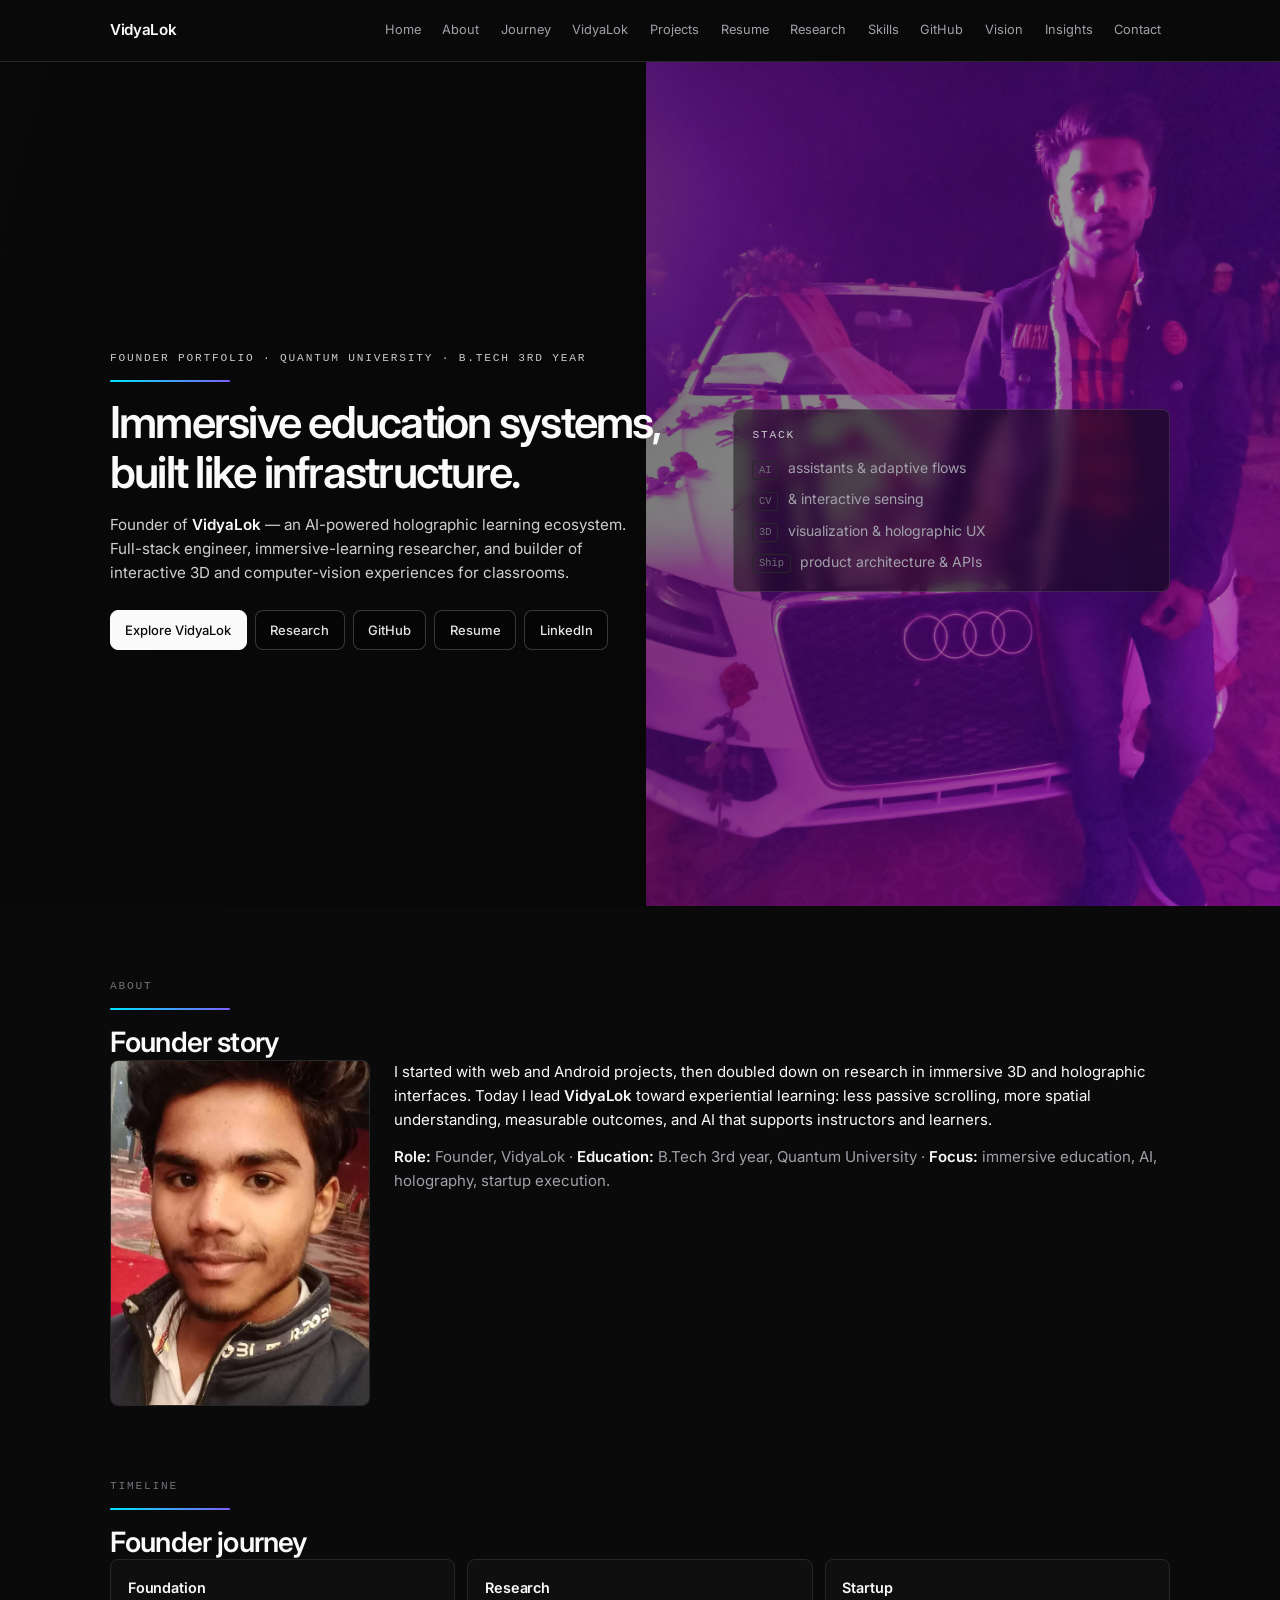
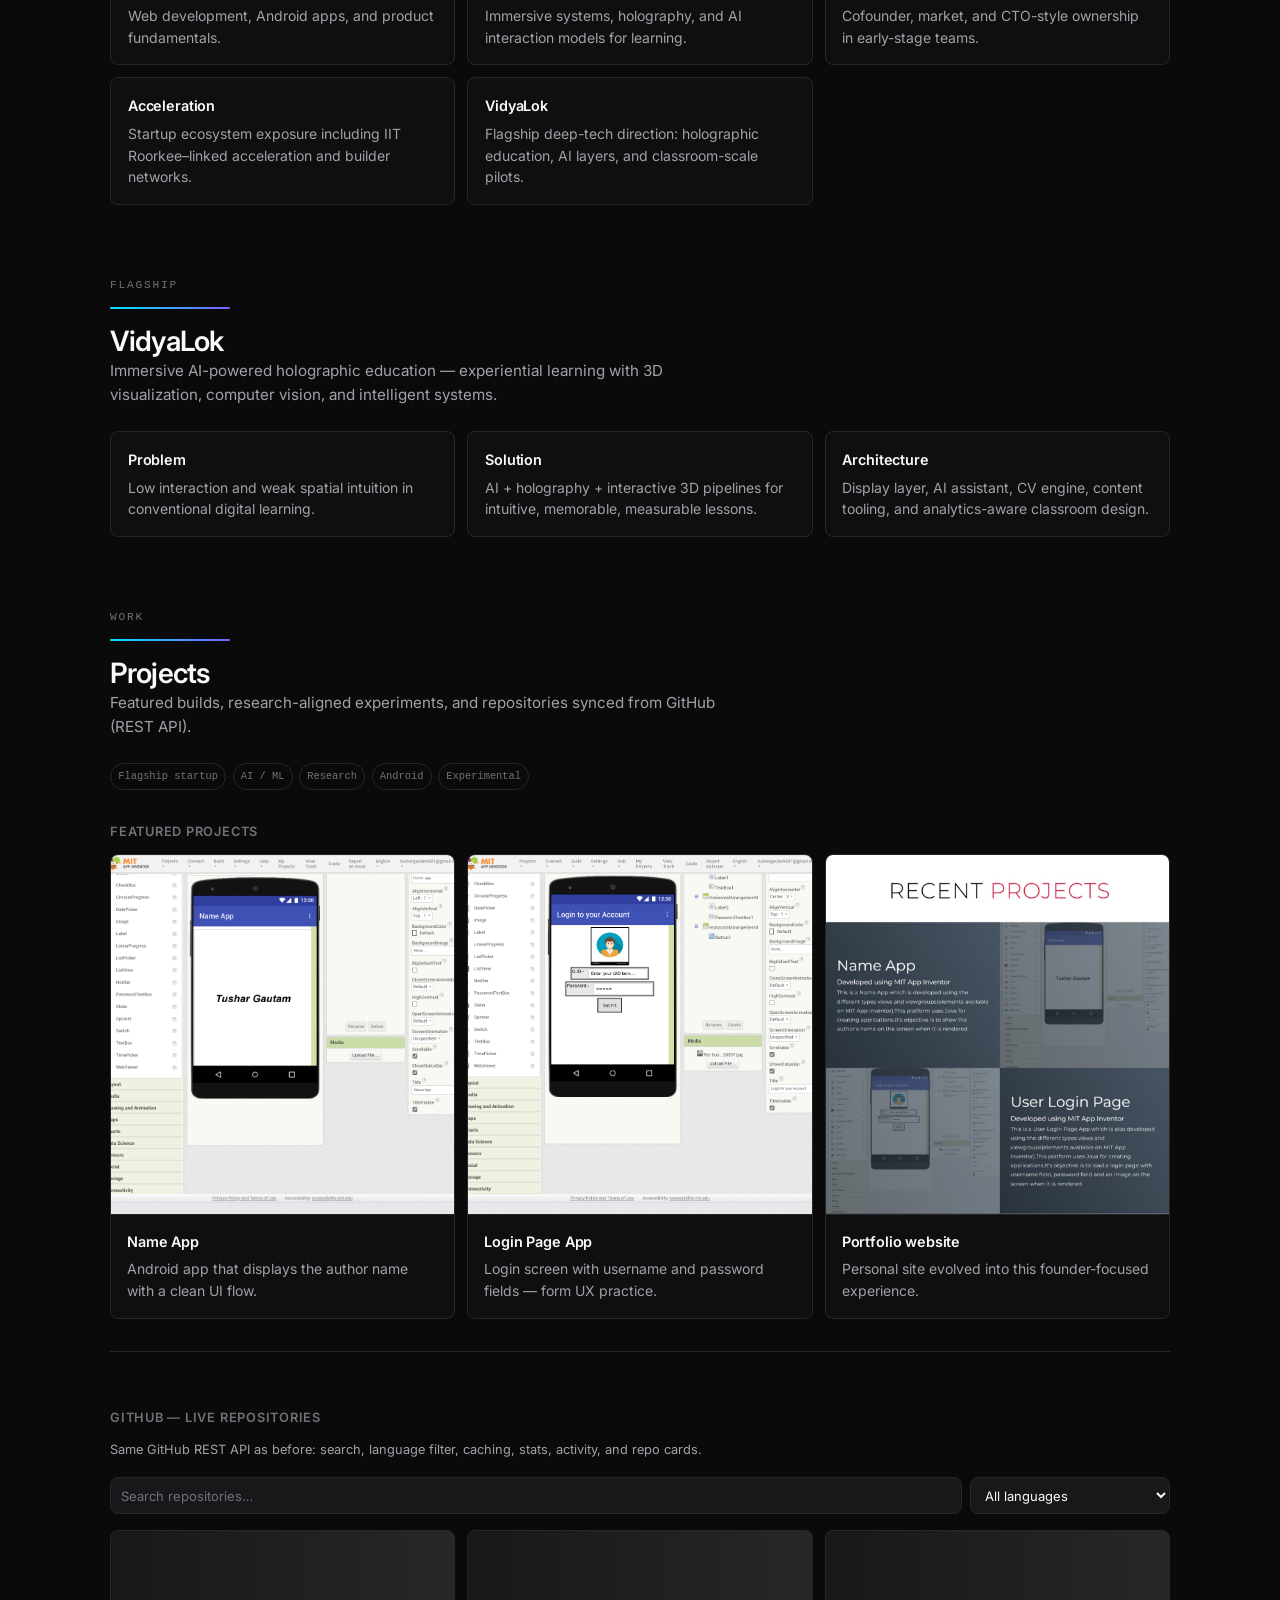
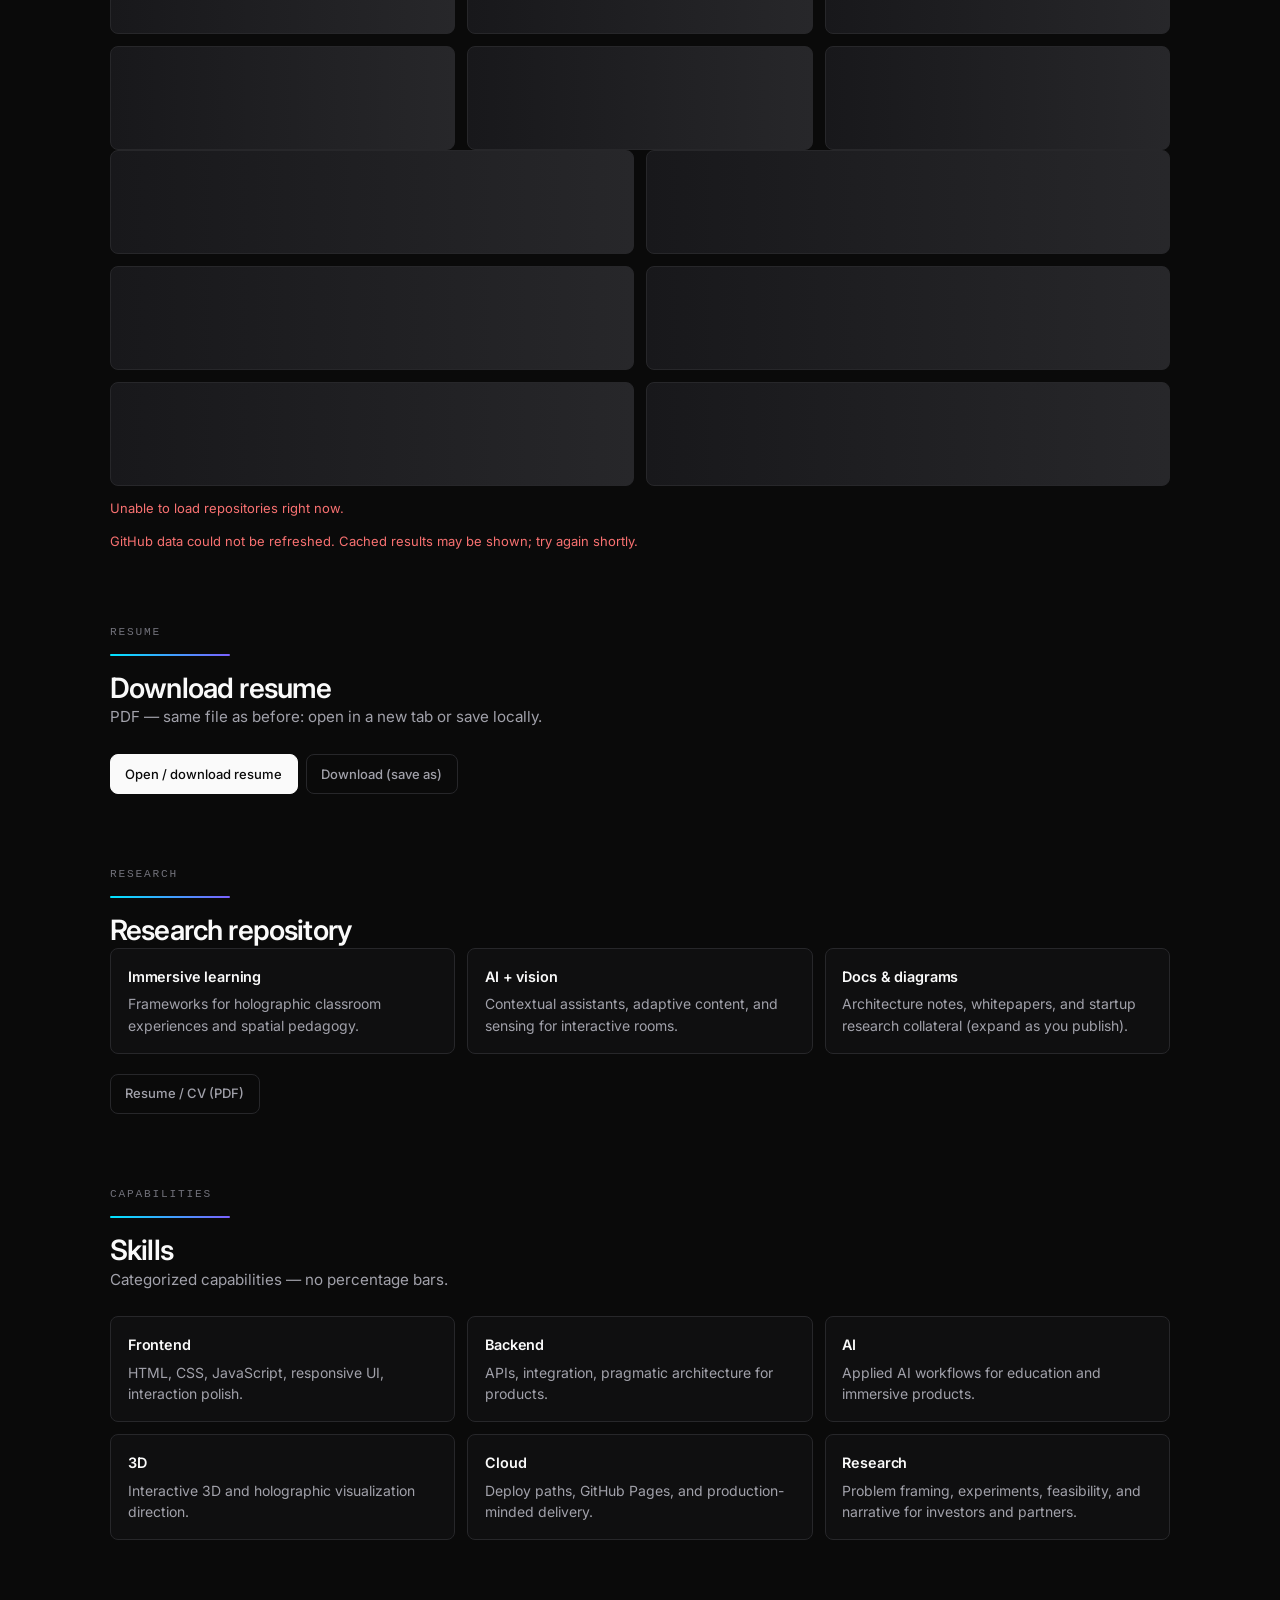
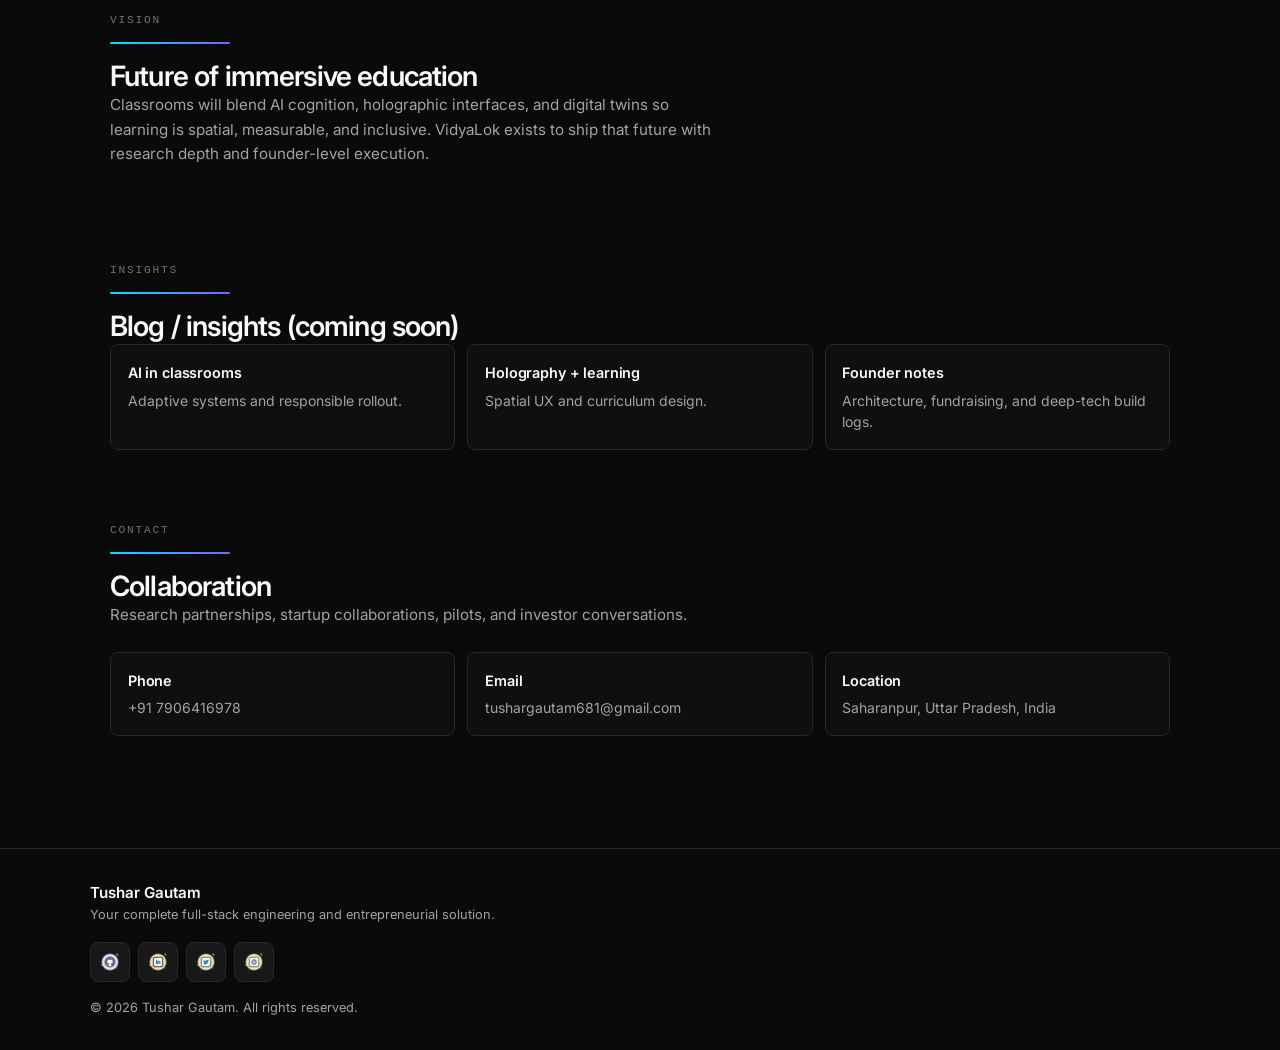
<file: index.html>
<!DOCTYPE html>
<html lang="en">
<head>
  <meta charset="UTF-8">
  <meta name="viewport" content="width=device-width, initial-scale=1.0">
  <title>Tushar Gautam | Founder — VidyaLok</title>
  <meta name="description" content="Tushar Gautam — Founder of VidyaLok. B.Tech (3rd year), Quantum University. Immersive AI, holography, and interactive education systems.">
  <meta name="keywords" content="Immersive Learning, AI Education, Holographic Systems, Deep-Tech Founder, VidyaLok, Future of Education, Interactive Learning, 3D Educational Systems">
  <meta property="og:title" content="Tushar Gautam | VidyaLok Founder">
  <meta property="og:description" content="Building immersive education through AI, holography and interactive systems.">
  <meta property="og:type" content="website">
  <meta property="og:url" content="https://tushargautam681.github.io/">
  <meta property="og:image" content="tushar 1.jpg">
  <meta name="twitter:card" content="summary_large_image">
  <meta name="twitter:title" content="Tushar Gautam | VidyaLok Founder">
  <meta name="twitter:description" content="Deep-tech founder portfolio — VidyaLok, research, GitHub.">
  <meta name="twitter:image" content="tushar 1.jpg">
  <link rel="stylesheet" href="style.css">
</head>
<body>
  <header id="header">
    <div class="header-shell">
      <a href="#hero" class="brand">VidyaLok</a>
      <button type="button" class="menu-toggle" aria-label="Toggle menu" aria-expanded="false">Menu</button>
      <nav class="nav-list" aria-label="Primary">
        <a href="#hero">Home</a>
        <a href="#about">About</a>
        <a href="#journey">Journey</a>
        <a href="#vidyalok">VidyaLok</a>
        <a href="#projects">Projects</a>
        <a href="#resume">Resume</a>
        <a href="#research">Research</a>
        <a href="#skills">Skills</a>
        <a href="#github-section">GitHub</a>
        <a href="#vision">Vision</a>
        <a href="#insights">Insights</a>
        <a href="#contact">Contact</a>
      </nav>
    </div>
  </header>

  <main>
    <section id="hero" class="section section--hero">
      <div class="hero-inner reveal">
        <p class="mono-label">Founder portfolio · Quantum University · B.Tech 3rd year</p>
        <div class="gradient-line" aria-hidden="true"></div>
        <h1 class="hero-title">Immersive education systems, built like infrastructure.</h1>
        <p class="hero-lead">
          Founder of <strong>VidyaLok</strong> — an AI-powered holographic learning ecosystem.
          Full-stack engineer, immersive-learning researcher, and builder of interactive 3D and computer-vision experiences for classrooms.
        </p>
        <div class="hero-actions">
          <a href="#vidyalok" class="btn btn-primary">Explore VidyaLok</a>
          <a href="#research" class="btn btn-ghost">Research</a>
          <a href="https://github.com/tushargautam681" target="_blank" rel="noopener noreferrer" class="btn btn-ghost">GitHub</a>
          <a href="Tushar Gautam Resume.pdf" target="_blank" rel="noopener noreferrer" class="btn btn-ghost">Resume</a>
          <a href="https://www.linkedin.com/in/tushargautam681/" target="_blank" rel="noopener noreferrer" class="btn btn-ghost">LinkedIn</a>
        </div>
      </div>
      <aside class="hero-aside reveal" aria-label="Focus areas">
        <div class="panel">
          <p class="mono-label">Stack</p>
          <ul class="panel-list">
            <li><span class="kbd">AI</span> assistants &amp; adaptive flows</li>
            <li><span class="kbd">CV</span> &amp; interactive sensing</li>
            <li><span class="kbd">3D</span> visualization &amp; holographic UX</li>
            <li><span class="kbd">Ship</span> product architecture &amp; APIs</li>
          </ul>
        </div>
      </aside>
    </section>

    <section id="about" class="section">
      <header class="section-head reveal">
        <p class="mono-label">About</p>
        <div class="gradient-line" aria-hidden="true"></div>
        <h2>Founder story</h2>
      </header>
      <div class="about-grid reveal">
        <div class="about-media">
          <img src="tushar 2.jpg" alt="Tushar Gautam" width="560" height="700" loading="lazy">
        </div>
        <div class="about-copy">
          <p>
            I started with web and Android projects, then doubled down on research in immersive 3D and holographic interfaces.
            Today I lead <strong>VidyaLok</strong> toward experiential learning: less passive scrolling, more spatial understanding,
            measurable outcomes, and AI that supports instructors and learners.
          </p>
          <p class="muted">
            <strong>Role:</strong> Founder, VidyaLok · <strong>Education:</strong> B.Tech 3rd year, Quantum University ·
            <strong>Focus:</strong> immersive education, AI, holography, startup execution.
          </p>
        </div>
      </div>
    </section>

    <section id="journey" class="section">
      <header class="section-head reveal">
        <p class="mono-label">Timeline</p>
        <div class="gradient-line" aria-hidden="true"></div>
        <h2>Founder journey</h2>
      </header>
      <div class="card-grid reveal">
        <article class="card"><h3>Foundation</h3><p>Web development, Android apps, and product fundamentals.</p></article>
        <article class="card"><h3>Research</h3><p>Immersive systems, holography, and AI interaction models for learning.</p></article>
        <article class="card"><h3>Startup</h3><p>Cofounder, market, and CTO-style ownership in early-stage teams.</p></article>
        <article class="card"><h3>Acceleration</h3><p>Startup ecosystem exposure including IIT Roorkee–linked acceleration and builder networks.</p></article>
        <article class="card"><h3>VidyaLok</h3><p>Flagship deep-tech direction: holographic education, AI layers, and classroom-scale pilots.</p></article>
      </div>
    </section>

    <section id="vidyalok" class="section">
      <header class="section-head reveal">
        <p class="mono-label">Flagship</p>
        <div class="gradient-line" aria-hidden="true"></div>
        <h2>VidyaLok</h2>
      </header>
      <p class="section-lead reveal">Immersive AI-powered holographic education — experiential learning with 3D visualization, computer vision, and intelligent systems.</p>
      <div class="card-grid reveal">
        <article class="card"><h3>Problem</h3><p>Low interaction and weak spatial intuition in conventional digital learning.</p></article>
        <article class="card"><h3>Solution</h3><p>AI + holography + interactive 3D pipelines for intuitive, memorable, measurable lessons.</p></article>
        <article class="card"><h3>Architecture</h3><p>Display layer, AI assistant, CV engine, content tooling, and analytics-aware classroom design.</p></article>
      </div>
    </section>

    <section id="projects" class="section">
      <header class="section-head reveal">
        <p class="mono-label">Work</p>
        <div class="gradient-line" aria-hidden="true"></div>
        <h2>Projects</h2>
      </header>
      <p class="section-lead reveal">Featured builds, research-aligned experiments, and repositories synced from GitHub (REST API).</p>
      <div class="tag-row reveal" aria-label="Project categories">
        <span class="tag">Flagship startup</span>
        <span class="tag">AI / ML</span>
        <span class="tag">Research</span>
        <span class="tag">Android</span>
        <span class="tag">Experimental</span>
      </div>

      <h3 class="subheading reveal">Featured projects</h3>
      <div class="legacy-projects reveal">
        <article class="card card--media">
          <img src="Name App.png" alt="Name App screenshot" loading="lazy" width="640" height="360">
          <div class="card-body"><h3>Name App</h3><p>Android app that displays the author name with a clean UI flow.</p></div>
        </article>
        <article class="card card--media">
          <img src="Login Page App.png" alt="Login Page App screenshot" loading="lazy" width="640" height="360">
          <div class="card-body"><h3>Login Page App</h3><p>Login screen with username and password fields — form UX practice.</p></div>
        </article>
        <article class="card card--media">
          <img src="portfolio website.png" alt="Portfolio website screenshot" loading="lazy" width="640" height="360">
          <div class="card-body"><h3>Portfolio website</h3><p>Personal site evolved into this founder-focused experience.</p></div>
        </article>
      </div>

      <div id="github-section" class="github-block reveal">
        <h3 class="subheading">GitHub — live repositories</h3>
        <p class="muted small">Same GitHub REST API as before: search, language filter, caching, stats, activity, and repo cards.</p>
        <div class="github-controls">
          <input id="repo-search" type="search" name="repo-search" autocomplete="off" placeholder="Search repositories…" aria-label="Search repositories">
          <select id="language-filter" aria-label="Filter by language">
            <option value="all">All languages</option>
          </select>
        </div>
        <div class="github-stats" id="github-stats"></div>
        <div class="github-activity" id="github-activity"></div>
        <div class="all-projects" id="repo-list"></div>
        <div id="github-error" class="error-message" role="status" aria-live="polite"></div>
      </div>
    </section>

    <section id="resume" class="section">
      <header class="section-head reveal">
        <p class="mono-label">Resume</p>
        <div class="gradient-line" aria-hidden="true"></div>
        <h2>Download resume</h2>
      </header>
      <p class="section-lead reveal">PDF — same file as before: open in a new tab or save locally.</p>
      <div class="resume-actions reveal">
        <a href="Tushar Gautam Resume.pdf" target="_blank" rel="noopener noreferrer" class="btn btn-primary">Open / download resume</a>
        <a href="Tushar Gautam Resume.pdf" download class="btn btn-ghost">Download (save as)</a>
      </div>
    </section>

    <section id="research" class="section">
      <header class="section-head reveal">
        <p class="mono-label">Research</p>
        <div class="gradient-line" aria-hidden="true"></div>
        <h2>Research repository</h2>
      </header>
      <div class="card-grid reveal">
        <article class="card"><h3>Immersive learning</h3><p>Frameworks for holographic classroom experiences and spatial pedagogy.</p></article>
        <article class="card"><h3>AI + vision</h3><p>Contextual assistants, adaptive content, and sensing for interactive rooms.</p></article>
        <article class="card"><h3>Docs &amp; diagrams</h3><p>Architecture notes, whitepapers, and startup research collateral (expand as you publish).</p></article>
      </div>
      <p class="section-cta reveal">
        <a href="Tushar Gautam Resume.pdf" target="_blank" rel="noopener noreferrer" class="btn btn-ghost">Resume / CV (PDF)</a>
      </p>
    </section>

    <section id="skills" class="section">
      <header class="section-head reveal">
        <p class="mono-label">Capabilities</p>
        <div class="gradient-line" aria-hidden="true"></div>
        <h2>Skills</h2>
      </header>
      <p class="section-lead reveal">Categorized capabilities — no percentage bars.</p>
      <div class="card-grid reveal">
        <article class="card"><h3>Frontend</h3><p>HTML, CSS, JavaScript, responsive UI, interaction polish.</p></article>
        <article class="card"><h3>Backend</h3><p>APIs, integration, pragmatic architecture for products.</p></article>
        <article class="card"><h3>AI</h3><p>Applied AI workflows for education and immersive products.</p></article>
        <article class="card"><h3>3D</h3><p>Interactive 3D and holographic visualization direction.</p></article>
        <article class="card"><h3>Cloud</h3><p>Deploy paths, GitHub Pages, and production-minded delivery.</p></article>
        <article class="card"><h3>Research</h3><p>Problem framing, experiments, feasibility, and narrative for investors and partners.</p></article>
      </div>
    </section>

    <section id="vision" class="section">
      <header class="section-head reveal">
        <p class="mono-label">Vision</p>
        <div class="gradient-line" aria-hidden="true"></div>
        <h2>Future of immersive education</h2>
      </header>
      <p class="section-lead reveal">
        Classrooms will blend AI cognition, holographic interfaces, and digital twins so learning is spatial, measurable, and inclusive.
        VidyaLok exists to ship that future with research depth and founder-level execution.
      </p>
    </section>

    <section id="insights" class="section">
      <header class="section-head reveal">
        <p class="mono-label">Insights</p>
        <div class="gradient-line" aria-hidden="true"></div>
        <h2>Blog / insights (coming soon)</h2>
      </header>
      <div class="card-grid reveal">
        <article class="card"><h3>AI in classrooms</h3><p>Adaptive systems and responsible rollout.</p></article>
        <article class="card"><h3>Holography + learning</h3><p>Spatial UX and curriculum design.</p></article>
        <article class="card"><h3>Founder notes</h3><p>Architecture, fundraising, and deep-tech build logs.</p></article>
      </div>
    </section>

    <section id="contact" class="section">
      <header class="section-head reveal">
        <p class="mono-label">Contact</p>
        <div class="gradient-line" aria-hidden="true"></div>
        <h2>Collaboration</h2>
      </header>
      <p class="section-lead reveal">Research partnerships, startup collaborations, pilots, and investor conversations.</p>
      <div class="card-grid reveal">
        <article class="card"><h3>Phone</h3><p><a href="tel:+917906416978">+91 7906416978</a></p></article>
        <article class="card"><h3>Email</h3><p><a href="mailto:tushargautam681@gmail.com">tushargautam681@gmail.com</a></p></article>
        <article class="card"><h3>Location</h3><p>Saharanpur, Uttar Pradesh, India</p></article>
      </div>
    </section>
  </main>

  <footer id="footer">
    <div class="footer-inner">
      <div>
        <p class="footer-name">Tushar Gautam</p>
        <p class="muted small">Your complete full-stack engineering and entrepreneurial solution.</p>
      </div>
      <div class="social-icon" aria-label="Social links">
        <a class="social-item" href="https://github.com/tushargautam681" target="_blank" rel="noopener noreferrer"><img src="github.png" alt="GitHub"></a>
        <a class="social-item" href="https://www.linkedin.com/in/tushar-gautam-a89b50284" target="_blank" rel="noopener noreferrer"><img src="linkedin.png" alt="LinkedIn"></a>
        <a class="social-item" href="https://twitter.com/tushargautam681?t=Szt9xp5AQgfSoUgR1gA1IQ&s=09" target="_blank" rel="noopener noreferrer"><img src="twitter2.png" alt="Twitter / X"></a>
        <a class="social-item" href="https://www.instagram.com/tushargautam681/" target="_blank" rel="noopener noreferrer"><img src="instagram-new.png" alt="Instagram"></a>
      </div>
      <p class="muted small">© 2026 Tushar Gautam. All rights reserved.</p>
    </div>
  </footer>

  <script type="application/ld+json">
  {
    "@context": "https://schema.org",
    "@type": "Person",
    "name": "Tushar Gautam",
    "url": "https://tushargautam681.github.io/",
    "jobTitle": "Founder of VidyaLok",
    "alumniOf": { "@type": "CollegeOrUniversity", "name": "Quantum University" },
    "sameAs": [
      "https://github.com/tushargautam681",
      "https://www.linkedin.com/in/tushargautam681/"
    ]
  }
  </script>
  <script src="./app.js"></script>
</body>
</html>
</file>
<file: style.css>
@import url('https://fonts.googleapis.com/css2?family=Inter:wght@400;500;600;700&display=swap');

:root {
  --bg: #0a0a0a;
  --surface: #18181b;
  --surface-hover: #27272a;
  --border: #27272a;
  --text: #fafafa;
  --muted: #a1a1aa;
  --muted2: #71717a;
  --accent-start: #00e5ff;
  --accent-end: #7b61ff;
  --radius: 8px;
  --max: 1100px;
  --font: "Inter", ui-sans-serif, system-ui, -apple-system, "Segoe UI", Roboto, sans-serif;
  --mono: ui-monospace, "SF Mono", Menlo, Consolas, monospace;
}

*,
*::before,
*::after {
  box-sizing: border-box;
  margin: 0;
  padding: 0;
}

html {
  scroll-behavior: smooth;
}

body {
  font-family: var(--font);
  background: var(--bg);
  color: var(--text);
  line-height: 1.6;
  font-size: 15px;
  -webkit-font-smoothing: antialiased;
  overflow-x: hidden;
}

a {
  color: inherit;
  text-decoration: none;
}

a:hover {
  text-decoration: underline;
  text-underline-offset: 3px;
}

img {
  max-width: 100%;
  display: block;
  object-fit: cover;
}

strong {
  font-weight: 600;
  color: var(--text);
}

#header {
  position: sticky;
  top: 0;
  z-index: 50;
  background: rgba(10, 10, 10, 0.85);
  backdrop-filter: blur(10px);
  border-bottom: 1px solid var(--border);
}

.header-shell {
  max-width: var(--max);
  margin: 0 auto;
  padding: 0.875rem 1.25rem;
  display: flex;
  align-items: center;
  justify-content: space-between;
  gap: 1rem;
}

.brand {
  font-weight: 600;
  font-size: 0.95rem;
  letter-spacing: -0.02em;
  color: var(--text);
}

.brand:hover {
  text-decoration: none;
  color: var(--muted);
}

.menu-toggle {
  font-family: var(--font);
  font-size: 0.8rem;
  padding: 0.45rem 0.65rem;
  border-radius: var(--radius);
  border: 1px solid var(--border);
  background: transparent;
  color: var(--muted);
  cursor: pointer;
}

.menu-toggle:hover {
  color: var(--text);
  border-color: var(--surface-hover);
}

.nav-list {
  display: none;
  position: absolute;
  left: 0;
  right: 0;
  top: 100%;
  flex-wrap: wrap;
  gap: 0.25rem;
  padding: 0.75rem 1.25rem 1rem;
  background: var(--bg);
  border-bottom: 1px solid var(--border);
}

.nav-list.open {
  display: flex;
}

.nav-list a {
  font-size: 0.8rem;
  color: var(--muted);
  padding: 0.4rem 0.55rem;
  border-radius: 6px;
}

.nav-list a:hover {
  color: var(--text);
  background: var(--surface);
  text-decoration: none;
}

.section {
  max-width: var(--max);
  margin: 0 auto;
  padding: 4.5rem 1.25rem 0;
}

.section:last-of-type {
  padding-bottom: 4rem;
}

.mono-label {
  font-family: var(--mono);
  font-size: 0.7rem;
  letter-spacing: 0.16em;
  text-transform: uppercase;
  color: var(--muted2);
  margin-bottom: 0.75rem;
}

.gradient-line {
  width: 120px;
  height: 2px;
  border-radius: 2px;
  background: linear-gradient(90deg, var(--accent-start), var(--accent-end));
  margin-bottom: 1rem;
}

.section-head h2 {
  font-size: clamp(1.35rem, 3vw, 1.75rem);
  font-weight: 600;
  letter-spacing: -0.03em;
  line-height: 1.2;
}

.section-lead {
  color: var(--muted);
  max-width: 62ch;
  margin-bottom: 1.5rem;
  font-size: 0.95rem;
}

.subheading {
  font-size: 0.8rem;
  font-weight: 600;
  letter-spacing: 0.06em;
  text-transform: uppercase;
  color: var(--muted2);
  margin: 2rem 0 0.75rem;
}

.muted {
  color: var(--muted);
}

.small {
  font-size: 0.8rem;
}

/* Hero — Vercel / Linear + original photo background (tushar 1.jpg) */
#hero.section--hero {
  position: relative;
  isolation: isolate;
}

#hero.section--hero::before {
  content: "";
  position: absolute;
  top: 0;
  bottom: 0;
  left: 50%;
  width: 100vw;
  margin-left: -50vw;
  background-image: url("tushar 1.jpg");
  background-size: auto 100%;
  background-position: right center;
  background-repeat: no-repeat;
  background-color: #050505;
  z-index: 0;
}

#hero.section--hero::after {
  content: "";
  position: absolute;
  top: 0;
  bottom: 0;
  left: 50%;
  width: 100vw;
  margin-left: -50vw;
  background: linear-gradient(
    105deg,
    rgba(10, 10, 10, 0.72) 0%,
    rgba(10, 10, 10, 0.58) 42%,
    rgba(10, 10, 10, 0.3) 100%
  );
  z-index: 1;
}

#hero.section--hero .hero-inner,
#hero.section--hero .hero-aside {
  position: relative;
  z-index: 2;
}

#hero.section--hero .mono-label {
  color: rgba(212, 212, 216, 0.95);
}

#hero.section--hero .hero-lead {
  color: rgba(228, 228, 231, 0.9);
}

#hero.section--hero .hero-lead strong {
  color: #fafafa;
}

#hero.section--hero .btn-ghost {
  color: #e4e4e7;
  border-color: rgba(255, 255, 255, 0.2);
  background: rgba(0, 0, 0, 0.28);
}

#hero.section--hero .btn-ghost:hover {
  color: #fafafa;
  border-color: rgba(255, 255, 255, 0.35);
  background: rgba(24, 24, 27, 0.55);
}

.section--hero {
  display: grid;
  gap: 2rem;
  padding-top: 3.5rem;
  align-items: start;
}

@media (min-width: 900px) {
  .section--hero {
    grid-template-columns: minmax(0, 1.15fr) minmax(0, 0.85fr);
    align-items: center;
    min-height: calc(100vh - 56px);
    padding-top: 2rem;
  }
}

.hero-title {
  font-size: clamp(1.85rem, 4.2vw, 2.75rem);
  font-weight: 600;
  letter-spacing: -0.04em;
  line-height: 1.12;
  margin-bottom: 1rem;
}

.hero-lead {
  color: var(--muted);
  max-width: 52ch;
  font-size: 0.95rem;
  margin-bottom: 1.5rem;
}

.hero-actions {
  display: flex;
  flex-wrap: wrap;
  gap: 0.5rem;
}

.btn {
  display: inline-flex;
  align-items: center;
  justify-content: center;
  font-family: var(--font);
  font-size: 0.8125rem;
  font-weight: 500;
  padding: 0.55rem 0.9rem;
  border-radius: var(--radius);
  border: 1px solid transparent;
  cursor: pointer;
  transition: background 0.15s ease, border-color 0.15s ease, color 0.15s ease;
}

.btn:hover {
  text-decoration: none;
}

.btn-primary {
  background: var(--text);
  color: var(--bg);
  border-color: var(--text);
}

.btn-primary:hover {
  background: #e4e4e7;
  border-color: #e4e4e7;
}

.btn-ghost {
  background: transparent;
  color: var(--muted);
  border-color: var(--border);
}

.btn-ghost:hover {
  color: var(--text);
  border-color: var(--surface-hover);
  background: var(--surface);
}

.hero-aside .panel {
  border: 1px solid var(--border);
  border-radius: var(--radius);
  padding: 1.1rem 1.15rem;
  background: rgba(24, 24, 27, 0.55);
  backdrop-filter: blur(8px);
}

#hero.section--hero .hero-aside .panel {
  background: rgba(10, 10, 10, 0.5);
  border-color: rgba(255, 255, 255, 0.12);
}

.panel-list {
  list-style: none;
  margin-top: 0.75rem;
  display: flex;
  flex-direction: column;
  gap: 0.55rem;
  color: var(--muted);
  font-size: 0.875rem;
}

.kbd {
  font-family: var(--mono);
  font-size: 0.65rem;
  padding: 0.15rem 0.35rem;
  border-radius: 4px;
  border: 1px solid var(--border);
  color: var(--muted2);
  margin-right: 0.35rem;
}

/* Cards */
.card-grid,
.legacy-projects,
.github-stats,
.github-activity,
.all-projects {
  display: grid;
  gap: 0.75rem;
}

@media (min-width: 640px) {
  .card-grid,
  .legacy-projects,
  .github-stats,
  .github-activity {
    grid-template-columns: repeat(2, minmax(0, 1fr));
  }
}

@media (min-width: 960px) {
  .card-grid,
  .legacy-projects,
  .github-stats {
    grid-template-columns: repeat(3, minmax(0, 1fr));
  }

  .github-activity {
    grid-template-columns: repeat(2, minmax(0, 1fr));
  }

  .all-projects {
    grid-template-columns: repeat(2, minmax(0, 1fr));
  }
}

.card {
  border: 1px solid var(--border);
  border-radius: var(--radius);
  padding: 1rem 1.05rem;
  background: rgba(24, 24, 27, 0.35);
  transition: border-color 0.15s ease, background 0.15s ease;
}

.card:hover {
  border-color: #3f3f46;
  background: rgba(39, 39, 42, 0.35);
}

.card h3 {
  font-size: 0.9rem;
  font-weight: 600;
  margin-bottom: 0.35rem;
  letter-spacing: -0.01em;
}

.card p {
  font-size: 0.875rem;
  color: var(--muted);
  line-height: 1.55;
}

.card--media {
  padding: 0;
  overflow: hidden;
}

.card--media img {
  width: 100%;
  aspect-ratio: 16 / 9;
  border-bottom: 1px solid var(--border);
}

.card--media .card-body {
  padding: 0.9rem 1rem 1rem;
}

.tag-row {
  display: flex;
  flex-wrap: wrap;
  gap: 0.4rem;
  margin-bottom: 1.25rem;
}

.tag {
  font-family: var(--mono);
  font-size: 0.65rem;
  color: var(--muted2);
  border: 1px solid var(--border);
  padding: 0.25rem 0.45rem;
  border-radius: 999px;
}

.about-grid {
  display: grid;
  gap: 1.5rem;
  align-items: start;
}

@media (min-width: 768px) {
  .about-grid {
    grid-template-columns: 260px 1fr;
  }
}

.about-media {
  border: 1px solid var(--border);
  border-radius: var(--radius);
  overflow: hidden;
  background: var(--surface);
}

.about-media img {
  width: 100%;
  height: auto;
  aspect-ratio: 3 / 4;
  object-fit: cover;
}

.about-copy p + p {
  margin-top: 0.85rem;
}

.github-block {
  margin-top: 2rem;
  padding-top: 1.5rem;
  border-top: 1px solid var(--border);
}

.github-controls {
  display: grid;
  gap: 0.5rem;
  margin: 1rem 0;
}

@media (min-width: 560px) {
  .github-controls {
    grid-template-columns: 1fr 200px;
  }
}

.github-controls input,
.github-controls select {
  width: 100%;
  font-family: var(--font);
  font-size: 0.8125rem;
  padding: 0.55rem 0.65rem;
  border-radius: var(--radius);
  border: 1px solid var(--border);
  background: var(--surface);
  color: var(--text);
}

.github-controls input::placeholder {
  color: var(--muted2);
}

.github-controls input:focus,
.github-controls select:focus {
  outline: none;
  border-color: #52525b;
}

.github-card,
.github-stat,
.activity-card {
  border: 1px solid var(--border);
  border-radius: var(--radius);
  padding: 1rem;
  background: rgba(24, 24, 27, 0.35);
}

.github-stat h3 {
  font-size: 0.65rem;
  font-weight: 500;
  text-transform: uppercase;
  letter-spacing: 0.1em;
  color: var(--muted2);
  margin-bottom: 0.35rem;
}

.github-stat p {
  font-size: 1.35rem;
  font-weight: 600;
  letter-spacing: -0.03em;
  color: var(--text);
}

.activity-card h3 {
  font-size: 0.85rem;
  font-weight: 600;
}

.activity-card p {
  font-size: 0.8125rem;
  color: var(--muted);
  margin-top: 0.25rem;
}

.github-card h3 {
  font-size: 0.95rem;
  font-weight: 600;
  letter-spacing: -0.02em;
}

.github-card p {
  font-size: 0.8125rem;
  color: var(--muted);
  margin-top: 0.35rem;
}

.pinned-badge {
  font-family: var(--mono);
  font-size: 0.65rem;
  letter-spacing: 0.12em;
  text-transform: uppercase;
  color: var(--accent-start);
  margin-bottom: 0.4rem;
}

.github-meta {
  margin-top: 0.5rem;
  display: flex;
  flex-wrap: wrap;
  gap: 0.5rem 0.75rem;
  font-family: var(--mono);
  font-size: 0.7rem;
  color: var(--muted2);
}

.repo-link {
  display: inline-block;
  margin-top: 0.65rem;
  font-size: 0.8125rem;
  font-weight: 500;
  color: var(--text);
  text-decoration: none;
}

.repo-link:hover {
  color: var(--accent-start);
}

.heatmap {
  margin-top: 0.65rem;
  display: grid;
  grid-template-columns: repeat(12, minmax(0, 1fr));
  grid-auto-rows: 9px;
  gap: 3px;
}

.heatmap span {
  border-radius: 2px;
  border: 1px solid var(--border);
}

.skeleton {
  height: 104px;
  border-radius: var(--radius);
  border: 1px solid var(--border);
  background: linear-gradient(90deg, var(--surface) 0%, #27272a 50%, var(--surface) 100%);
  background-size: 200% 100%;
  animation: shimmer 1.2s ease-in-out infinite;
}

@keyframes shimmer {
  0% {
    background-position: 100% 0;
  }
  100% {
    background-position: -100% 0;
  }
}

.error-message {
  color: #f87171;
  font-size: 0.8125rem;
  margin-top: 0.75rem;
}

.resume-actions {
  display: flex;
  flex-wrap: wrap;
  gap: 0.5rem;
}

.section-cta {
  margin-top: 1.25rem;
}

/* Footer */
#footer {
  margin-top: 3rem;
  border-top: 1px solid var(--border);
  padding: 2rem 1.25rem;
  background: var(--bg);
}

.footer-inner {
  max-width: var(--max);
  margin: 0 auto;
  display: flex;
  flex-direction: column;
  gap: 1rem;
}

.footer-name {
  font-weight: 600;
  font-size: 0.95rem;
}

.social-icon {
  display: flex;
  flex-wrap: wrap;
  gap: 0.5rem;
}

.social-item {
  width: 40px;
  height: 40px;
  display: inline-flex;
  align-items: center;
  justify-content: center;
  border: 1px solid var(--border);
  border-radius: var(--radius);
  background: var(--surface);
  transition: border-color 0.15s ease, background 0.15s ease;
}

.social-item:hover {
  text-decoration: none;
  border-color: var(--surface-hover);
  background: var(--surface-hover);
}

.social-item img {
  width: 22px;
  height: 22px;
  object-fit: contain;
}

/* Reveal */
.reveal {
  opacity: 0;
  transform: translateY(12px);
  transition: opacity 0.45s ease, transform 0.45s ease;
}

.reveal.active {
  opacity: 1;
  transform: translateY(0);
}

@media (min-width: 900px) {
  .menu-toggle {
    display: none;
  }

  .nav-list {
    position: static;
    display: flex;
    padding: 0;
    border: none;
    background: transparent;
    justify-content: flex-end;
    flex-wrap: wrap;
  }
}

@media (prefers-reduced-motion: reduce) {
  html {
    scroll-behavior: auto;
  }

  .reveal,
  .reveal.active {
    opacity: 1;
    transform: none;
    transition: none;
  }

  .skeleton {
    animation: none;
  }
}
</file>
